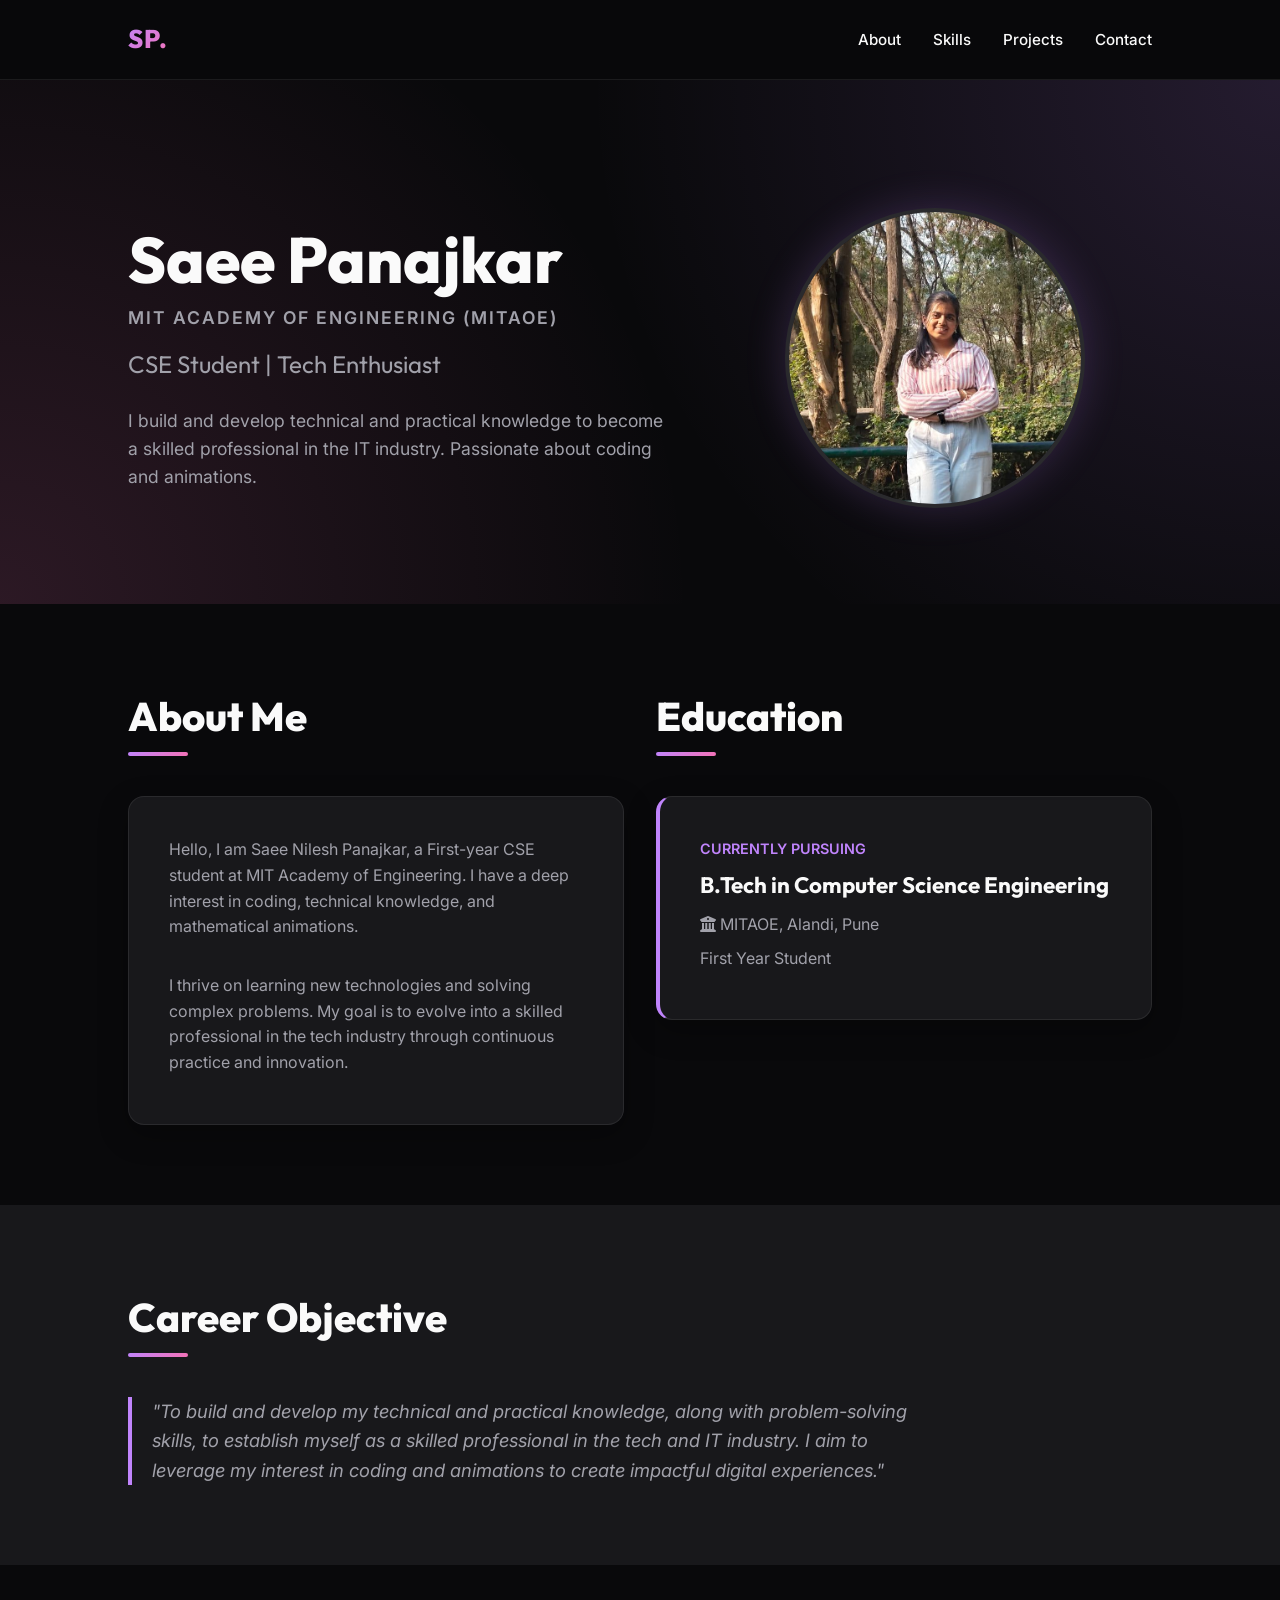
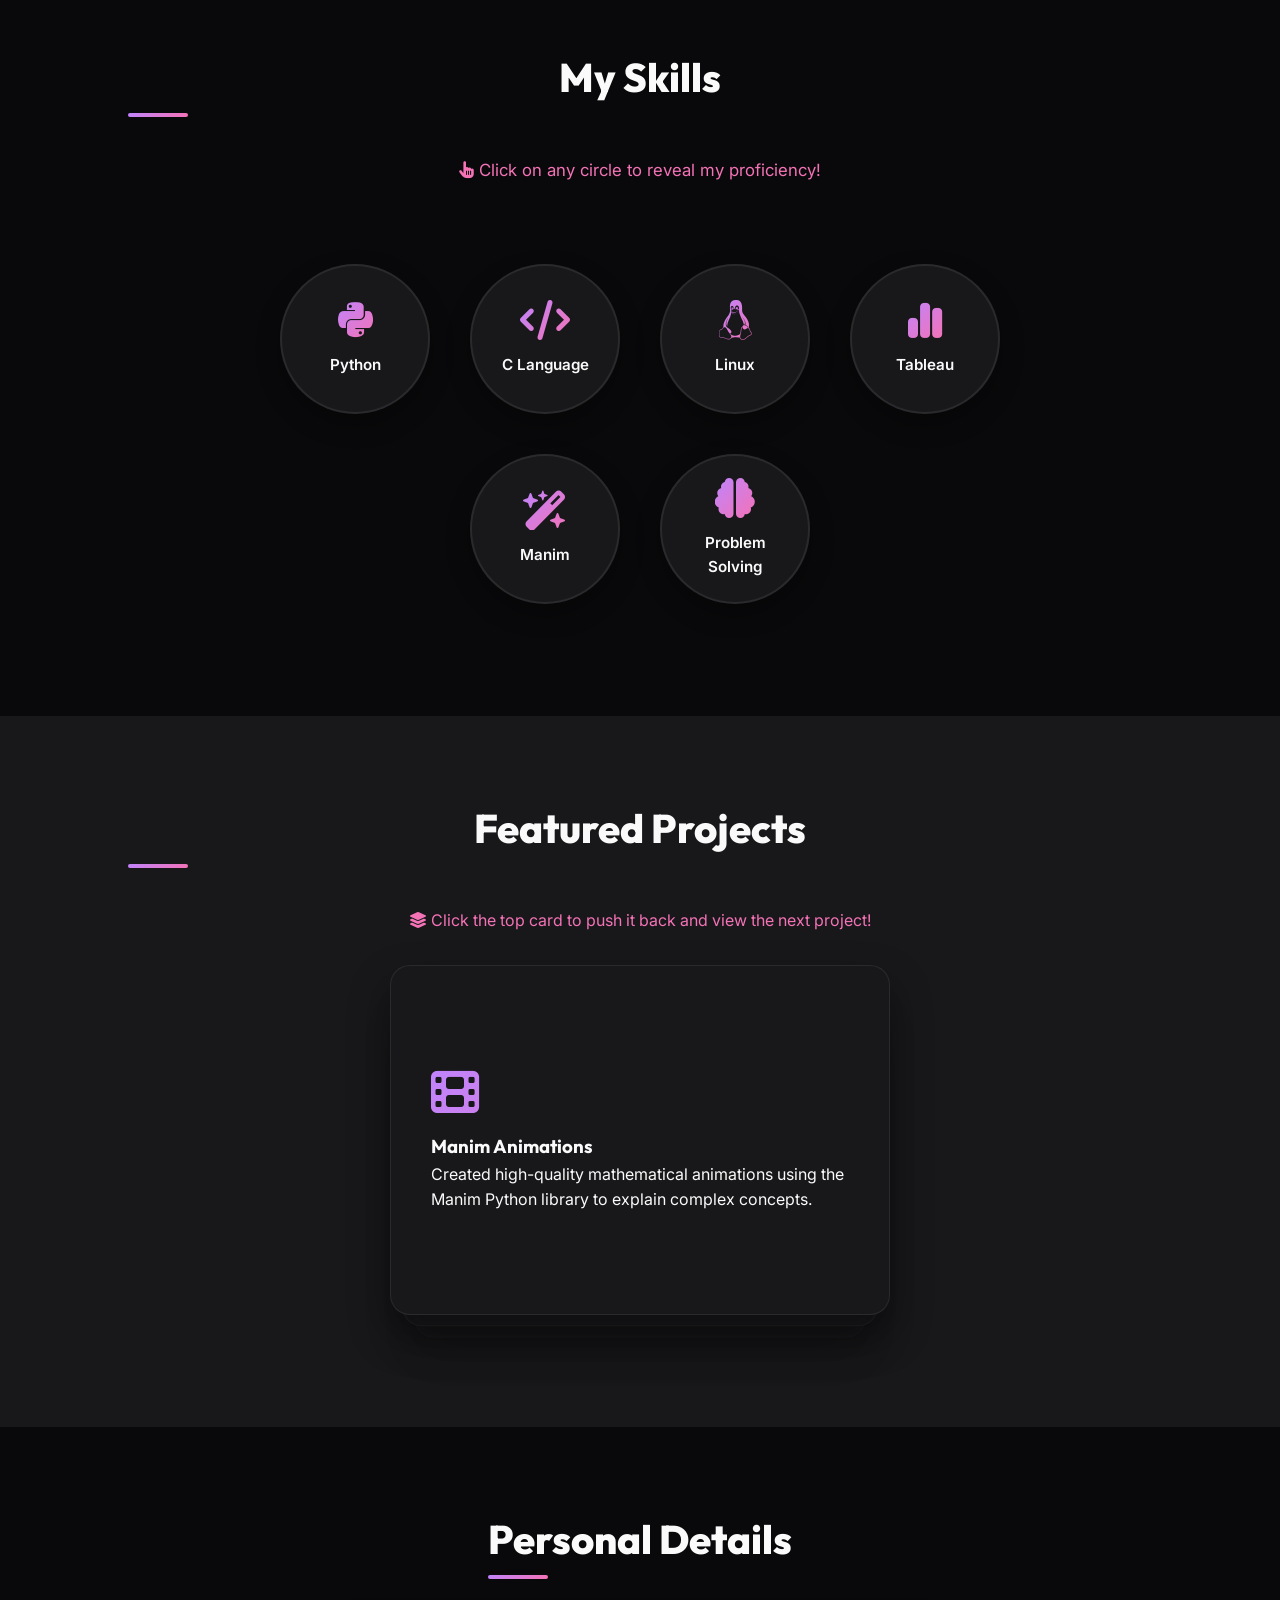
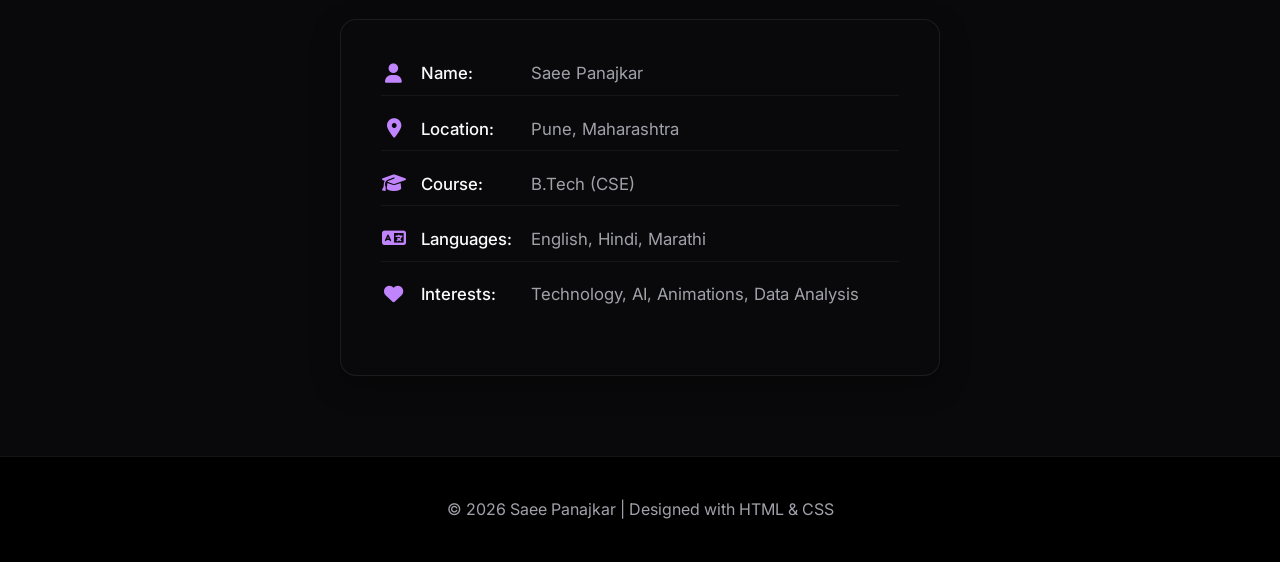
<file: index.html>
<!DOCTYPE html>
<html lang="en">

<head>
    <meta charset="UTF-8">
    <meta name="viewport" content="width=device-width, initial-scale=1.0">
    <title>Saee Panajkar | Professional Portfolio</title>

    <!-- Modern Font: Inter & Outfit -->
    <link
        href="https://fonts.googleapis.com/css2?family=Inter:wght@300;400;500;600;700&family=Outfit:wght@500;700;800&display=swap"
        rel="stylesheet">

    <!-- FontAwesome for Icons -->
    <link rel="stylesheet" href="https://cdnjs.cloudflare.com/ajax/libs/font-awesome/6.4.0/css/all.min.css">

    <style>
        :root {
            /* Stunning Dark Mode Neon Purple/Pink Theme */
            --primary: #c084fc;
            /* Bright Purple */
            --primary-light: #f472b6;
            /* Pink */
            --bg-color: #09090b;
            /* Very dark zinc */
            --text-main: #fafafa;
            /* Off white */
            --text-muted: #a1a1aa;
            /* Muted zinc */
            --card-bg: #18181b;
            /* Dark zinc */
            --border-color: rgba(255, 255, 255, 0.08);
            --transition: all 0.4s ease;
            --gradient: linear-gradient(135deg, var(--primary), var(--primary-light));
        }

        * {
            margin: 0;
            padding: 0;
            box-sizing: border-box;
            font-family: 'Inter', sans-serif;
            scroll-behavior: smooth;
        }

        body {
            background-color: var(--bg-color);
            color: var(--text-main);
            line-height: 1.6;
        }

        h1,
        h2,
        h3,
        .logo,
        .percent-number {
            font-family: 'Outfit', sans-serif;
        }

        /* Navigation Bar */
        nav {
            background: rgba(9, 9, 11, 0.8);
            backdrop-filter: blur(12px);
            -webkit-backdrop-filter: blur(12px);
            padding: 1.2rem 10%;
            position: sticky;
            top: 0;
            z-index: 1000;
            border-bottom: 1px solid var(--border-color);
            display: flex;
            justify-content: space-between;
            align-items: center;
        }

        .logo {
            font-size: 1.6rem;
            font-weight: 800;
            background: var(--gradient);
            -webkit-background-clip: text;
            -webkit-text-fill-color: transparent;
            text-decoration: none;
            letter-spacing: 1px;
        }

        .nav-links {
            list-style: none;
            display: flex;
            gap: 2rem;
        }

        .nav-links a {
            text-decoration: none;
            color: var(--text-main);
            font-weight: 500;
            transition: var(--transition);
            font-size: 0.95rem;
        }

        .nav-links a:hover {
            color: var(--primary-light);
        }

        /* Hero / Header Section */
        .hero {
            background-color: var(--bg-color);
            background-image: radial-gradient(circle at top right, rgba(192, 132, 252, 0.15) 0%, transparent 50%),
                radial-gradient(circle at bottom left, rgba(244, 114, 182, 0.15) 0%, transparent 50%);
            padding: 8rem 10% 6rem;
            display: flex;
            align-items: center;
            justify-content: space-between;
            gap: 3rem;
            flex-wrap: wrap-reverse;
            position: relative;
        }

        .hero-content {
            flex: 1;
            min-width: 300px;
            z-index: 1;
        }

        .hero-content h1 {
            font-size: 4rem;
            font-weight: 800;
            margin-bottom: 0.5rem;
            line-height: 1.1;
        }

        .mit-subtitle {
            font-size: 1.1rem;
            color: var(--primary-light);
            margin-bottom: 0.8rem;
            letter-spacing: 2px;
            text-transform: uppercase;
            font-weight: 600;
        }

        .hero-content h2 {
            font-size: 1.5rem;
            font-weight: 400;
            color: var(--text-muted);
            margin-bottom: 1.5rem;
        }

        .hero-content p {
            font-size: 1.1rem;
            color: var(--text-muted);
            max-width: 600px;
        }

        .hero-image-container {
            flex: 0.8;
            display: flex;
            justify-content: center;
            align-items: center;
            z-index: 1;
        }

        /* Photo Space Styling */
        .profile-photo {
            width: 300px;
            height: 300px;
            border-radius: 50%;
            border: 4px solid var(--border-color);
            background: var(--card-bg);
            box-shadow: 0 0 40px rgba(192, 132, 252, 0.2);
            display: flex;
            justify-content: center;
            align-items: center;
            color: var(--primary);
            overflow: hidden;
            position: relative;
        }

        .profile-photo img {
            width: 100%;
            height: 100%;
            object-fit: cover;
            position: absolute;
            top: 0;
            left: 0;
            z-index: 1;
        }

        /* Sections General */
        section {
            padding: 5rem 10%;
        }

        .section-title {
            color: var(--text-main);
            font-size: 2.5rem;
            margin-bottom: 3rem;
            position: relative;
            display: inline-block;
            font-weight: 800;
        }

        .section-title::after {
            content: '';
            position: absolute;
            left: 0;
            bottom: -8px;
            width: 60px;
            height: 4px;
            background: var(--gradient);
            border-radius: 2px;
        }

        /* Cards Layout */
        .grid-container {
            display: grid;
            grid-template-columns: repeat(auto-fit, minmax(320px, 1fr));
            gap: 2rem;
        }

        .card {
            background: var(--card-bg);
            padding: 2.5rem;
            border-radius: 16px;
            box-shadow: 0 10px 30px rgba(0, 0, 0, 0.3);
            transition: var(--transition);
            border: 1px solid var(--border-color);
        }

        .card:hover {
            transform: translateY(-5px);
            border-color: rgba(192, 132, 252, 0.4);
            box-shadow: 0 15px 40px rgba(192, 132, 252, 0.15);
        }

        .card h3 {
            color: var(--text-main);
            font-size: 1.4rem;
            margin-bottom: 1rem;
        }

        .card p {
            color: var(--text-muted);
            margin-bottom: 0.5rem;
        }

        /* Circular Skills Styles */
        .skills-container {
            display: flex;
            flex-wrap: wrap;
            justify-content: center;
            gap: 2.5rem;
            padding: 2rem 1rem;
            max-width: 900px;
            margin: 0 auto;
        }

        .skill-circle {
            width: 150px;
            height: 150px;
            border-radius: 50%;
            background: var(--card-bg);
            box-shadow: 0 10px 25px rgba(0, 0, 0, 0.3);
            position: relative;
            cursor: pointer;
            overflow: hidden;
            border: 2px solid var(--border-color);
            transition: all 0.4s cubic-bezier(0.175, 0.885, 0.32, 1.275);
        }

        .skill-circle:hover {
            transform: translateY(-8px);
            border-color: var(--primary);
            box-shadow: 0 15px 35px rgba(192, 132, 252, 0.2);
        }

        .skill-inner {
            position: absolute;
            top: 0;
            left: 0;
            width: 100%;
            height: 100%;
            display: flex;
            flex-direction: column;
            justify-content: center;
            align-items: center;
            transition: transform 0.5s ease, opacity 0.5s ease;
            text-align: center;
            padding: 1rem;
        }

        .skill-front {
            opacity: 1;
            transform: translateY(0);
        }

        .skill-front i {
            font-size: 2.5rem;
            background: var(--gradient);
            -webkit-background-clip: text;
            -webkit-text-fill-color: transparent;
            margin-bottom: 0.8rem;
        }

        .skill-front span {
            font-weight: 600;
            font-size: 0.95rem;
            color: var(--text-main);
        }

        .skill-back {
            opacity: 0;
            transform: translateY(100%);
            background: var(--gradient);
            color: white;
            border-radius: 50%;
        }

        .skill-back .percent-number {
            font-size: 2.5rem;
            font-weight: 800;
            line-height: 1;
            margin-bottom: 0.2rem;
            color: white;
        }

        .skill-back .percent-label {
            font-size: 0.75rem;
            text-transform: uppercase;
            letter-spacing: 1px;
            opacity: 0.9;
        }

        /* Click Active State */
        .skill-circle.active .skill-front {
            opacity: 0;
            transform: translateY(-100%);
        }

        .skill-circle.active .skill-back {
            opacity: 1;
            transform: translateY(0);
        }

        /* Project Stack Layout */
        .stack-container {
            position: relative;
            width: 100%;
            max-width: 500px;
            height: 350px;
            margin: 2rem auto;
            perspective: 1000px;
            cursor: pointer;
        }

        .stacked-card {
            position: absolute;
            top: 0;
            left: 0;
            width: 100%;
            height: 100%;
            background: var(--card-bg);
            border-radius: 20px;
            padding: 2.5rem;
            box-shadow: 0 20px 40px rgba(0, 0, 0, 0.4);
            border: 1px solid var(--border-color);
            transition: all 0.5s cubic-bezier(0.25, 0.8, 0.25, 1);
            display: flex;
            flex-direction: column;
            justify-content: center;
        }

        .stacked-card i {
            font-size: 3rem;
            background: var(--gradient);
            -webkit-background-clip: text;
            -webkit-text-fill-color: transparent;
            margin-bottom: 1rem;
        }

        /* JavaScript controlled stack classes */
        .card-1 {
            transform: translateY(0) scale(1);
            z-index: 3;
            opacity: 1;
        }

        .card-2 {
            transform: translateY(20px) scale(0.95);
            z-index: 2;
            opacity: 0.6;
        }

        .card-3 {
            transform: translateY(40px) scale(0.9);
            z-index: 1;
            opacity: 0.3;
        }

        .card-hidden {
            transform: translateY(60px) scale(0.85);
            z-index: 0;
            opacity: 0;
            pointer-events: none;
        }

        .card-slide-out {
            transform: translateX(-120%) scale(0.9) rotate(-8deg) !important;
            opacity: 0 !important;
            z-index: 4 !important;
        }

        /* Personal Details */
        .details-list {
            list-style: none;
        }

        .details-list li {
            margin-bottom: 1.2rem;
            display: flex;
            align-items: center;
            font-size: 1.05rem;
            color: var(--text-muted);
            border-bottom: 1px solid rgba(255, 255, 255, 0.05);
            padding-bottom: 0.5rem;
        }

        .details-list i {
            color: var(--primary);
            margin-right: 15px;
            font-size: 1.2rem;
            width: 25px;
            text-align: center;
        }

        .details-list strong {
            display: inline-block;
            width: 110px;
            color: var(--text-main);
            font-weight: 500;
        }

        /* Scroll Animation Classes */
        .reveal {
            opacity: 0;
            transform: translateY(30px);
            transition: all 0.8s ease-out;
        }

        .reveal.active {
            opacity: 1;
            transform: translateY(0);
        }

        footer {
            background: #000;
            color: var(--text-muted);
            text-align: center;
            padding: 2.5rem;
            border-top: 1px solid var(--border-color);
        }

        @media (max-width: 768px) {
            .hero {
                text-align: center;
                padding: 6rem 5%;
                justify-content: center;
            }

            .hero-content h1 {
                font-size: 3rem;
            }

            .nav-links {
                display: none;
            }

            section {
                padding: 4rem 5%;
            }

            .profile-photo {
                width: 220px;
                height: 220px;
            }

            .stack-container {
                height: 380px;
            }
        }
    </style>
</head>

<body>

    <!-- Functional Navigation -->
    <nav>
        <a href="#" class="logo">SP.</a>
        <ul class="nav-links">
            <li><a href="#about">About</a></li>
            <li><a href="#skills">Skills</a></li>
            <li><a href="#projects">Projects</a></li>
            <li><a href="#contact">Contact</a></li>
        </ul>
    </nav>

    <!-- Professional Hero Section with Photo Space -->
    <section class="hero">
        <div class="hero-content reveal">
            <h1>Saee Panajkar</h1>
            <p class="mit-subtitle">MIT Academy of Engineering (MITAOE)</p>
            <h2>CSE Student | Tech Enthusiast</h2>
            <p>I build and develop technical and practical knowledge to become a skilled professional in the IT industry. Passionate about coding and animations.</p>
        </div>

        <div class="hero-image-container reveal" style="transition-delay: 0.2s;">
            <!-- PHOTO SPACE -->
            <div class="profile-photo">
                <!-- Pointing to your local file img2.jpeg -->
                <img id="profileImage"
                    src="img2.jpeg"
                    alt="Saee Panajkar">
            </div>
        </div>
    </section>

    <!-- About & Education Section -->
    <section id="about">
        <div class="grid-container">
            <div class="reveal">
                <h2 class="section-title">About Me</h2>
                <div class="card">
                    <p>Hello, I am Saee Nilesh Panajkar, a First-year CSE student at MIT Academy of Engineering. I have a deep interest in coding, technical knowledge, and mathematical animations.</p>
                    <br>
                    <p>I thrive on learning new technologies and solving complex problems. My goal is to evolve into a skilled professional in the tech industry through continuous practice and innovation.</p>
                </div>
            </div>

            <div class="reveal" style="transition-delay: 0.2s;">
                <h2 class="section-title">Education</h2>
                <div class="card" style="border-left: 4px solid var(--primary);">
                    <p
                        style="color: var(--primary); font-weight: 600; font-size: 0.9rem; margin-bottom: 0.5rem; text-transform: uppercase;">
                        Currently Pursuing</p>
                    <h3 style="margin-bottom: 0.5rem;">B.Tech in Computer Science Engineering</h3>
                    <p><i class="fa-solid fa-building-columns"></i> MITAOE, Alandi, Pune</p>
                    <p>First Year Student</p>
                </div>
            </div>
        </div>
    </section>

    <!-- Career Objective -->
    <section style="background-color: var(--card-bg);">
        <h2 class="section-title reveal">Career Objective</h2>
        <div class="reveal" style="max-width: 800px; border-left: 4px solid var(--primary); padding-left: 20px;">
            <p style="font-size: 1.15rem; color: var(--text-muted); font-style: italic;">
                "To build and develop my technical and practical knowledge, along with problem-solving skills, to establish myself as a skilled professional in the tech and IT industry. I aim to leverage my interest in coding and animations to create impactful digital experiences."
            </p>
        </div>
    </section>

    <!-- Skills Section with Circular Interactive Elements -->
    <section id="skills">
        <h2 class="section-title reveal" style="display: block; text-align: center;">My Skills</h2>

        <p class="reveal"
            style="text-align: center; margin-bottom: 3rem; color: var(--primary-light); font-size: 1.05rem;">
            <i class="fa-solid fa-hand-pointer"></i> Click on any circle to reveal my proficiency!
        </p>

        <div class="skills-container reveal">
            <div class="skill-circle" onclick="this.classList.toggle('active');">
                <div class="skill-inner skill-front"><i class="fa-brands fa-python"></i><span>Python</span></div>
                <div class="skill-inner skill-back"><span class="percent-number">85%</span><span
                        class="percent-label">Proficiency</span></div>
            </div>
            <div class="skill-circle" onclick="this.classList.toggle('active');">
                <div class="skill-inner skill-front"><i class="fa-solid fa-code"></i><span>C Language</span></div>
                <div class="skill-inner skill-back"><span class="percent-number">80%</span><span
                        class="percent-label">Proficiency</span></div>
            </div>
            <div class="skill-circle" onclick="this.classList.toggle('active');">
                <div class="skill-inner skill-front"><i class="fa-brands fa-linux"></i><span>Linux</span></div>
                <div class="skill-inner skill-back"><span class="percent-number">75%</span><span
                        class="percent-label">Proficiency</span></div>
            </div>
            <div class="skill-circle" onclick="this.classList.toggle('active');">
                <div class="skill-inner skill-front"><i class="fa-solid fa-chart-simple"></i><span>Tableau</span></div>
                <div class="skill-inner skill-back"><span class="percent-number">70%</span><span
                        class="percent-label">Proficiency</span></div>
            </div>
            <div class="skill-circle" onclick="this.classList.toggle('active');">
                <div class="skill-inner skill-front"><i class="fa-solid fa-wand-magic-sparkles"></i><span>Manim</span>
                </div>
                <div class="skill-inner skill-back"><span class="percent-number">80%</span><span
                        class="percent-label">Animations</span></div>
            </div>
            <div class="skill-circle" onclick="this.classList.toggle('active');">
                <div class="skill-inner skill-front"><i class="fa-solid fa-brain"></i><span>Problem Solving</span></div>
                <div class="skill-inner skill-back"><span class="percent-number">85%</span><span
                        class="percent-label">Skills</span></div>
            </div>
        </div>
    </section>

    <!-- Projects Section (Stacked Cards Design) -->
    <section id="projects" style="background-color: var(--card-bg);">
        <h2 class="section-title reveal" style="display: block; text-align: center; width: 100%;">Featured Projects</h2>

        <p class="reveal" style="text-align: center; margin-bottom: 2rem; color: var(--primary-light);">
            <i class="fa-solid fa-layer-group"></i> Click the top card to push it back and view the next project!
        </p>

        <!-- Stacked Card Container -->
        <div class="stack-container reveal" id="projectStack">

            <div class="stacked-card">
                <i class="fa-solid fa-film"></i>
                <h3>Manim Animations</h3>
                <p>Created high-quality mathematical animations using the Manim Python library to explain complex concepts.</p>
            </div>

            <div class="stacked-card">
                <i class="fa-solid fa-chart-line"></i>
                <h3>Data Visualisation</h3>
                <p>Designed interactive and insightful dashboards using Tableau to represent large datasets effectively.</p>
            </div>

            <div class="stacked-card">
                <i class="fa-solid fa-laptop-code"></i>
                <h3>Coding Projects</h3>
                <p>Developed various logic-based programs and applications using C and Python.</p>
            </div>

            <div class="stacked-card">
                <i class="fa-solid fa-globe"></i>
                <h3>Web Development</h3>
                <p>Built responsive and modern static websites using HTML and CSS fundamentals.</p>
            </div>

            <div class="stacked-card">
                <i class="fa-solid fa-cloud"></i>
                <h3>Google Cloud Jams</h3>
                <p>Participated in cloud study jams to understand infrastructure, AI, and cloud services.</p>
            </div>

        </div>
    </section>

    <!-- Personal Details Section -->
    <section id="contact">
        <div
            style="display: flex; flex-direction: column; align-items: center; justify-content: center; text-align: center;">
            <h2 class="section-title reveal" style="margin-bottom: 3rem;">Personal Details</h2>

            <div class="card reveal" style="max-width: 600px; width: 100%; background: var(--bg-color);">
                <ul class="details-list" style="text-align: left; display: inline-block; width: 100%;">
                    <li><i class="fa-solid fa-user"></i> <strong>Name:</strong> <span>Saee Panajkar</span></li>
                    <li><i class="fa-solid fa-location-dot"></i> <strong>Location:</strong> <span>Pune,
                            Maharashtra</span></li>
                    <li><i class="fa-solid fa-graduation-cap"></i> <strong>Course:</strong> <span>B.Tech (CSE)</span>
                    </li>
                    <li><i class="fa-solid fa-language"></i> <strong>Languages:</strong> <span>English, Hindi,
                            Marathi</span></li>
                    <li style="border-bottom: none;"><i class="fa-solid fa-heart"></i> <strong>Interests:</strong>
                        <span>Technology, AI, Animations, Data Analysis</span>
                    </li>
                </ul>
            </div>
        </div>
    </section>

    <!-- Footer -->
    <footer>
        <p>© 2026 Saee Panajkar | Designed with HTML & CSS</p>
    </footer>

    <!-- Script for Scroll Animations and Project Stack Logic -->
    <script>
        document.addEventListener("DOMContentLoaded", function () {
            // Scroll Reveal Animation
            const reveals = document.querySelectorAll('.reveal');

            const revealOnScroll = () => {
                const windowHeight = window.innerHeight;
                const elementVisible = 100;

                reveals.forEach(reveal => {
                    const elementTop = reveal.getBoundingClientRect().top;
                    if (elementTop < windowHeight - elementVisible) {
                        reveal.classList.add('active');
                    }
                });
            };

            window.addEventListener('scroll', revealOnScroll);
            revealOnScroll(); // Trigger once on load

            // Stacked Cards Logic (Left Slide & Backwards)
            const stackContainer = document.getElementById('projectStack');

            if (stackContainer) {
                let isAnimating = false;

                const updateCards = () => {
                    const currentCards = Array.from(stackContainer.querySelectorAll('.stacked-card'));
                    currentCards.forEach((card, index) => {
                        // Keep slide-out intact if it's currently sliding out
                        if (!card.classList.contains('card-slide-out')) {
                            card.className = 'stacked-card'; // reset
                            if (index === 0) card.classList.add('card-1');
                            else if (index === 1) card.classList.add('card-2');
                            else if (index === 2) card.classList.add('card-3');
                            else card.classList.add('card-hidden');
                        }
                    });
                };

                updateCards(); // initialize

                stackContainer.addEventListener('click', () => {
                    if (isAnimating) return;
                    isAnimating = true;

                    const currentCards = Array.from(stackContainer.querySelectorAll('.stacked-card'));
                    const topCard = currentCards[0];

                    // 1. Move to left with animation
                    topCard.classList.add('card-slide-out');

                    // Update remaining cards immediately to come forward
                    const remainingCards = currentCards.slice(1);
                    remainingCards.forEach((card, i) => {
                        card.className = 'stacked-card';
                        if (i === 0) card.classList.add('card-1');
                        else if (i === 1) card.classList.add('card-2');
                        else if (i === 2) card.classList.add('card-3');
                        else card.classList.add('card-hidden');
                    });

                    // 2. Wait for animation, then append to back
                    setTimeout(() => {
                        topCard.classList.remove('card-slide-out');
                        stackContainer.appendChild(topCard);
                        updateCards();
                        isAnimating = false;
                    }, 400); // 400ms matches transition speed
                });
            }
        });
    </script>
</body>

</html>
</file>
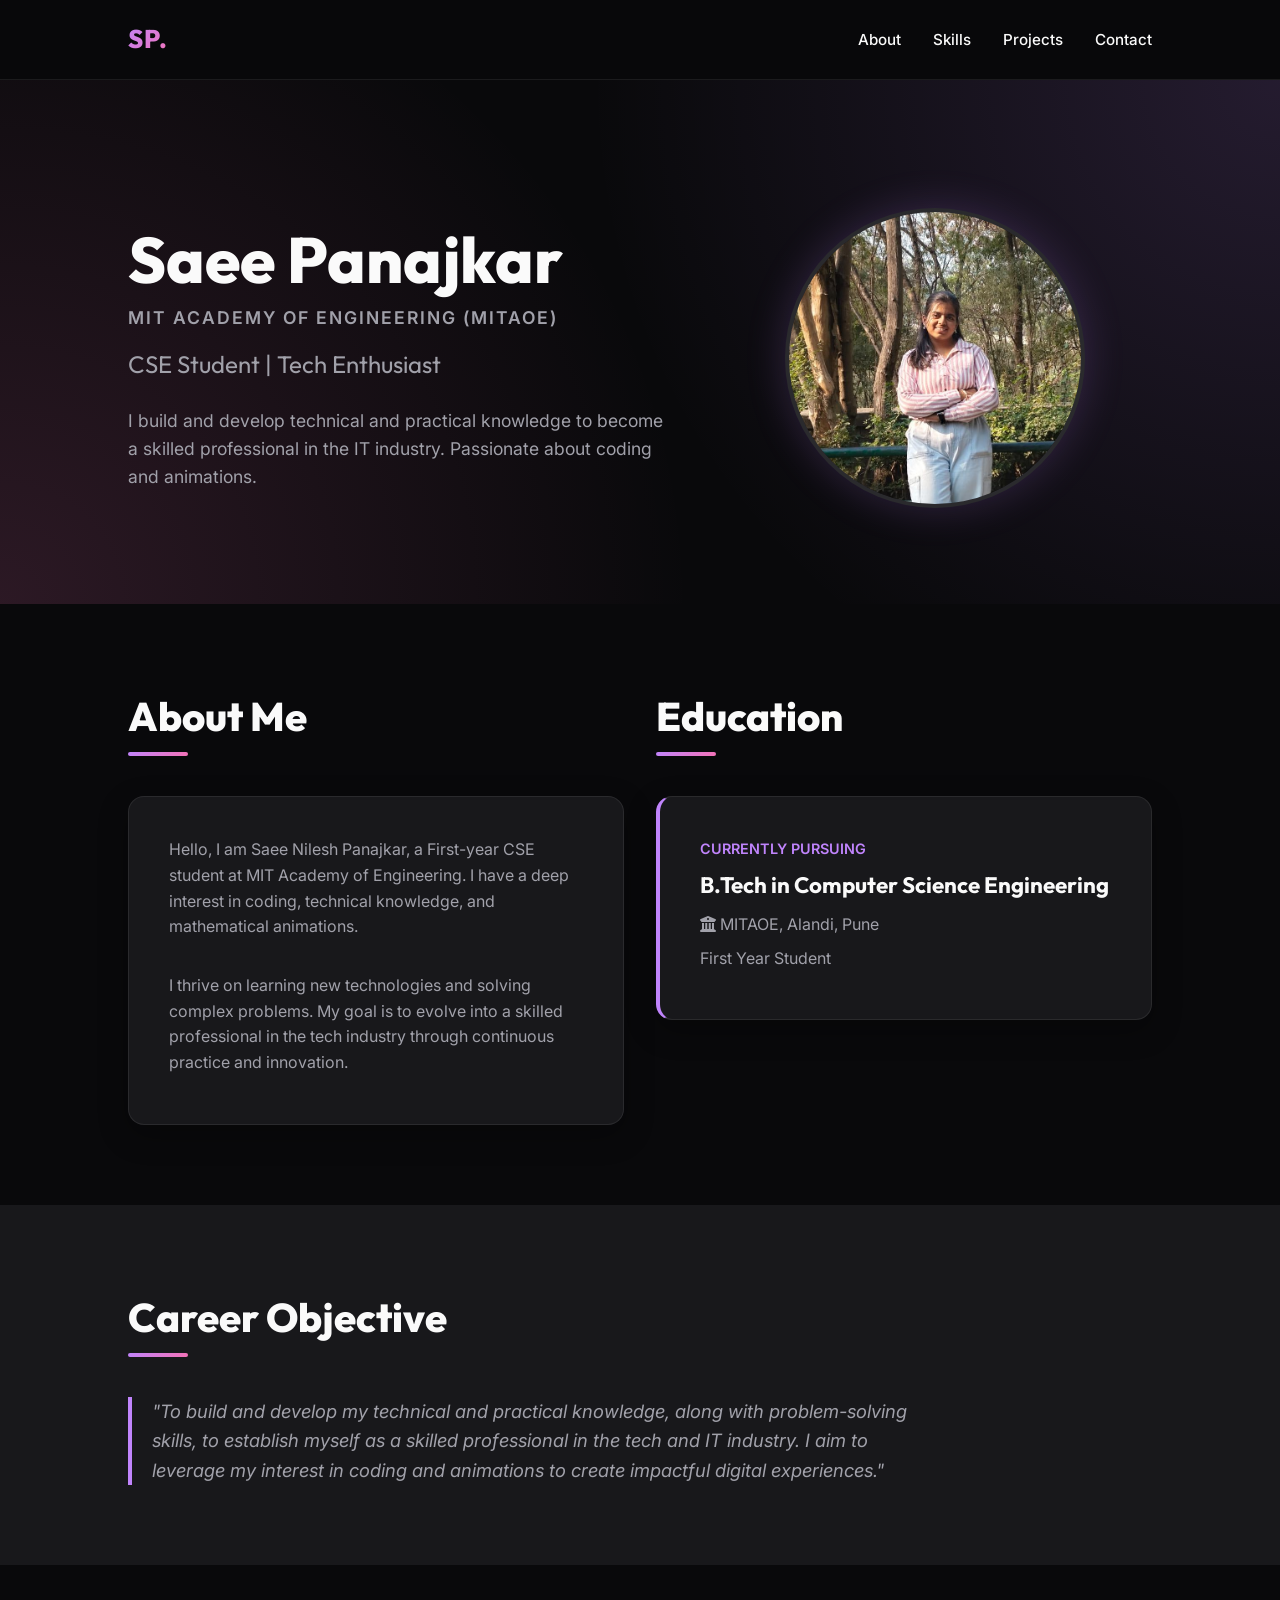
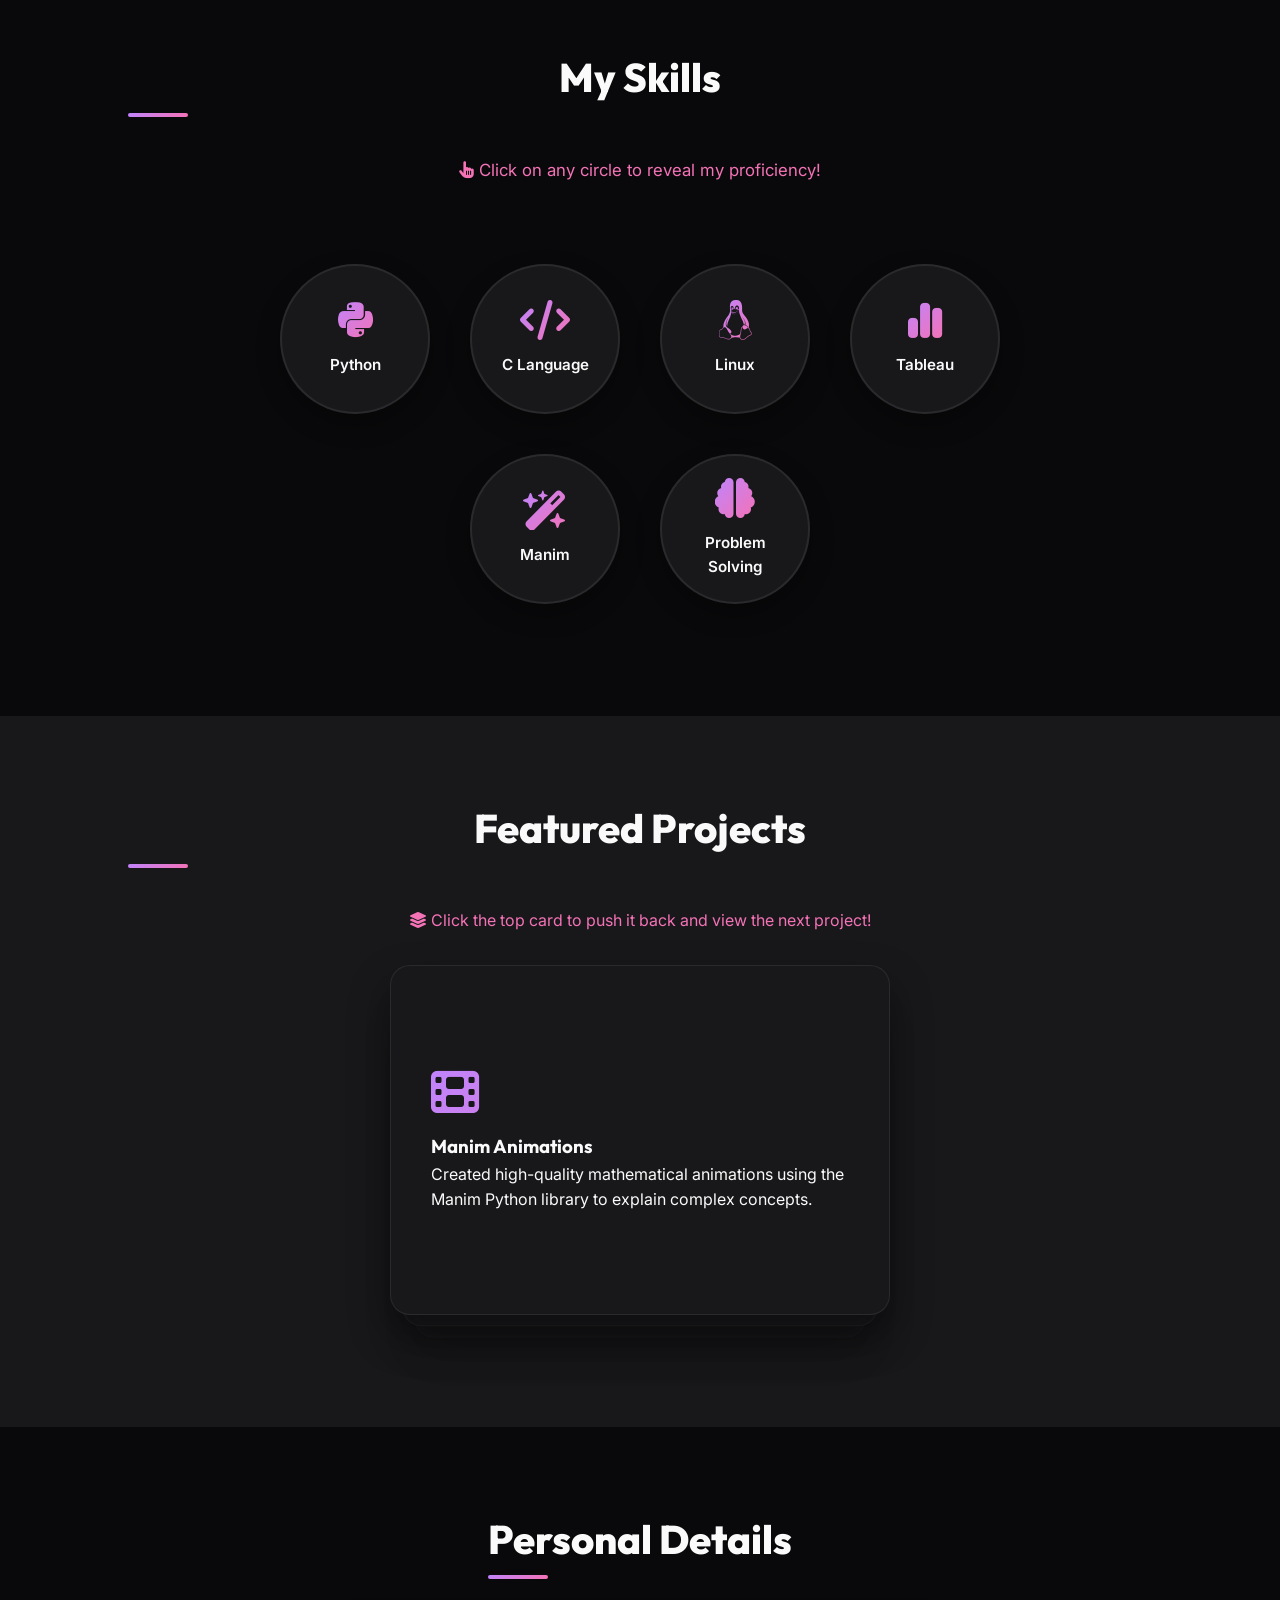
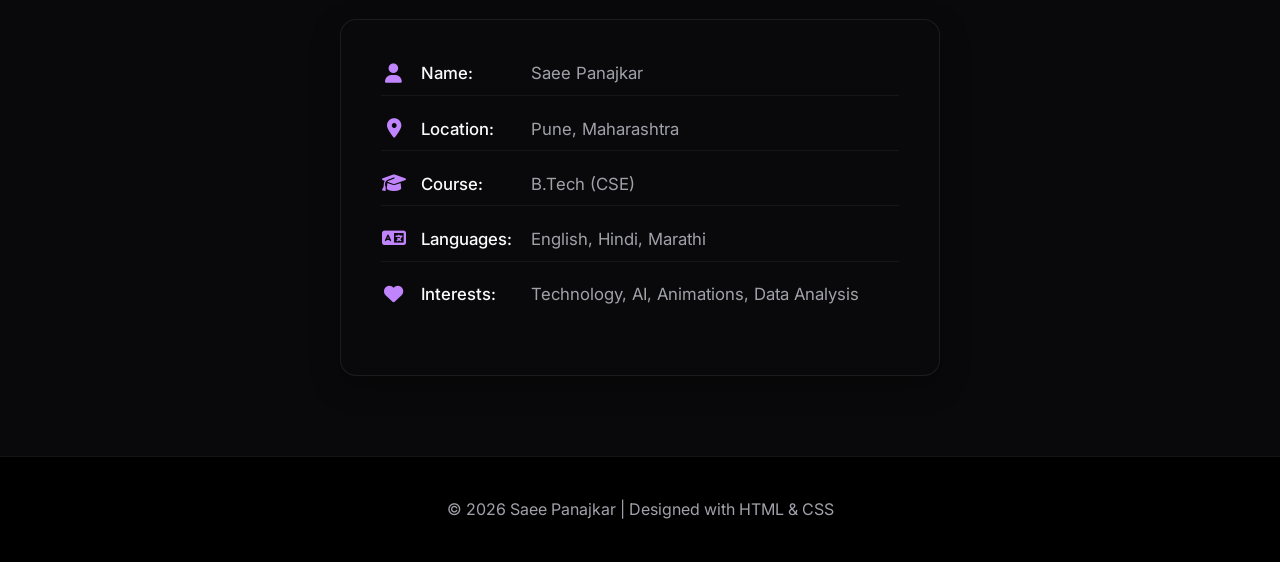
<file: Portfolio code.html>
<!DOCTYPE html>
<html lang="en">

<head>
    <meta charset="UTF-8">
    <meta name="viewport" content="width=device-width, initial-scale=1.0">
    <title>Saee Panajkar | Professional Portfolio</title>

    <!-- Modern Font: Inter & Outfit -->
    <link
        href="https://fonts.googleapis.com/css2?family=Inter:wght@300;400;500;600;700&family=Outfit:wght@500;700;800&display=swap"
        rel="stylesheet">

    <!-- FontAwesome for Icons -->
    <link rel="stylesheet" href="https://cdnjs.cloudflare.com/ajax/libs/font-awesome/6.4.0/css/all.min.css">

    <style>
        :root {
            /* Stunning Dark Mode Neon Purple/Pink Theme */
            --primary: #c084fc;
            /* Bright Purple */
            --primary-light: #f472b6;
            /* Pink */
            --bg-color: #09090b;
            /* Very dark zinc */
            --text-main: #fafafa;
            /* Off white */
            --text-muted: #a1a1aa;
            /* Muted zinc */
            --card-bg: #18181b;
            /* Dark zinc */
            --border-color: rgba(255, 255, 255, 0.08);
            --transition: all 0.4s ease;
            --gradient: linear-gradient(135deg, var(--primary), var(--primary-light));
        }

        * {
            margin: 0;
            padding: 0;
            box-sizing: border-box;
            font-family: 'Inter', sans-serif;
            scroll-behavior: smooth;
        }

        body {
            background-color: var(--bg-color);
            color: var(--text-main);
            line-height: 1.6;
        }

        h1,
        h2,
        h3,
        .logo,
        .percent-number {
            font-family: 'Outfit', sans-serif;
        }

        /* Navigation Bar */
        nav {
            background: rgba(9, 9, 11, 0.8);
            backdrop-filter: blur(12px);
            -webkit-backdrop-filter: blur(12px);
            padding: 1.2rem 10%;
            position: sticky;
            top: 0;
            z-index: 1000;
            border-bottom: 1px solid var(--border-color);
            display: flex;
            justify-content: space-between;
            align-items: center;
        }

        .logo {
            font-size: 1.6rem;
            font-weight: 800;
            background: var(--gradient);
            -webkit-background-clip: text;
            -webkit-text-fill-color: transparent;
            text-decoration: none;
            letter-spacing: 1px;
        }

        .nav-links {
            list-style: none;
            display: flex;
            gap: 2rem;
        }

        .nav-links a {
            text-decoration: none;
            color: var(--text-main);
            font-weight: 500;
            transition: var(--transition);
            font-size: 0.95rem;
        }

        .nav-links a:hover {
            color: var(--primary-light);
        }

        /* Hero / Header Section */
        .hero {
            background-color: var(--bg-color);
            background-image: radial-gradient(circle at top right, rgba(192, 132, 252, 0.15) 0%, transparent 50%),
                radial-gradient(circle at bottom left, rgba(244, 114, 182, 0.15) 0%, transparent 50%);
            padding: 8rem 10% 6rem;
            display: flex;
            align-items: center;
            justify-content: space-between;
            gap: 3rem;
            flex-wrap: wrap-reverse;
            position: relative;
        }

        .hero-content {
            flex: 1;
            min-width: 300px;
            z-index: 1;
        }

        .hero-content h1 {
            font-size: 4rem;
            font-weight: 800;
            margin-bottom: 0.5rem;
            line-height: 1.1;
        }

        .mit-subtitle {
            font-size: 1.1rem;
            color: var(--primary-light);
            margin-bottom: 0.8rem;
            letter-spacing: 2px;
            text-transform: uppercase;
            font-weight: 600;
        }

        .hero-content h2 {
            font-size: 1.5rem;
            font-weight: 400;
            color: var(--text-muted);
            margin-bottom: 1.5rem;
        }

        .hero-content p {
            font-size: 1.1rem;
            color: var(--text-muted);
            max-width: 600px;
        }

        .hero-image-container {
            flex: 0.8;
            display: flex;
            justify-content: center;
            align-items: center;
            z-index: 1;
        }

        /* Photo Space Styling */
        .profile-photo {
            width: 300px;
            height: 300px;
            border-radius: 50%;
            border: 4px solid var(--border-color);
            background: var(--card-bg);
            box-shadow: 0 0 40px rgba(192, 132, 252, 0.2);
            display: flex;
            justify-content: center;
            align-items: center;
            color: var(--primary);
            overflow: hidden;
            position: relative;
        }

        .profile-photo img {
            width: 100%;
            height: 100%;
            object-fit: cover;
            position: absolute;
            top: 0;
            left: 0;
            z-index: 1;
        }

        /* Sections General */
        section {
            padding: 5rem 10%;
        }

        .section-title {
            color: var(--text-main);
            font-size: 2.5rem;
            margin-bottom: 3rem;
            position: relative;
            display: inline-block;
            font-weight: 800;
        }

        .section-title::after {
            content: '';
            position: absolute;
            left: 0;
            bottom: -8px;
            width: 60px;
            height: 4px;
            background: var(--gradient);
            border-radius: 2px;
        }

        /* Cards Layout */
        .grid-container {
            display: grid;
            grid-template-columns: repeat(auto-fit, minmax(320px, 1fr));
            gap: 2rem;
        }

        .card {
            background: var(--card-bg);
            padding: 2.5rem;
            border-radius: 16px;
            box-shadow: 0 10px 30px rgba(0, 0, 0, 0.3);
            transition: var(--transition);
            border: 1px solid var(--border-color);
        }

        .card:hover {
            transform: translateY(-5px);
            border-color: rgba(192, 132, 252, 0.4);
            box-shadow: 0 15px 40px rgba(192, 132, 252, 0.15);
        }

        .card h3 {
            color: var(--text-main);
            font-size: 1.4rem;
            margin-bottom: 1rem;
        }

        .card p {
            color: var(--text-muted);
            margin-bottom: 0.5rem;
        }

        /* Circular Skills Styles */
        .skills-container {
            display: flex;
            flex-wrap: wrap;
            justify-content: center;
            gap: 2.5rem;
            padding: 2rem 1rem;
            max-width: 900px;
            margin: 0 auto;
        }

        .skill-circle {
            width: 150px;
            height: 150px;
            border-radius: 50%;
            background: var(--card-bg);
            box-shadow: 0 10px 25px rgba(0, 0, 0, 0.3);
            position: relative;
            cursor: pointer;
            overflow: hidden;
            border: 2px solid var(--border-color);
            transition: all 0.4s cubic-bezier(0.175, 0.885, 0.32, 1.275);
        }

        .skill-circle:hover {
            transform: translateY(-8px);
            border-color: var(--primary);
            box-shadow: 0 15px 35px rgba(192, 132, 252, 0.2);
        }

        .skill-inner {
            position: absolute;
            top: 0;
            left: 0;
            width: 100%;
            height: 100%;
            display: flex;
            flex-direction: column;
            justify-content: center;
            align-items: center;
            transition: transform 0.5s ease, opacity 0.5s ease;
            text-align: center;
            padding: 1rem;
        }

        .skill-front {
            opacity: 1;
            transform: translateY(0);
        }

        .skill-front i {
            font-size: 2.5rem;
            background: var(--gradient);
            -webkit-background-clip: text;
            -webkit-text-fill-color: transparent;
            margin-bottom: 0.8rem;
        }

        .skill-front span {
            font-weight: 600;
            font-size: 0.95rem;
            color: var(--text-main);
        }

        .skill-back {
            opacity: 0;
            transform: translateY(100%);
            background: var(--gradient);
            color: white;
            border-radius: 50%;
        }

        .skill-back .percent-number {
            font-size: 2.5rem;
            font-weight: 800;
            line-height: 1;
            margin-bottom: 0.2rem;
            color: white;
        }

        .skill-back .percent-label {
            font-size: 0.75rem;
            text-transform: uppercase;
            letter-spacing: 1px;
            opacity: 0.9;
        }

        /* Click Active State */
        .skill-circle.active .skill-front {
            opacity: 0;
            transform: translateY(-100%);
        }

        .skill-circle.active .skill-back {
            opacity: 1;
            transform: translateY(0);
        }

        /* Project Stack Layout */
        .stack-container {
            position: relative;
            width: 100%;
            max-width: 500px;
            height: 350px;
            margin: 2rem auto;
            perspective: 1000px;
            cursor: pointer;
        }

        .stacked-card {
            position: absolute;
            top: 0;
            left: 0;
            width: 100%;
            height: 100%;
            background: var(--card-bg);
            border-radius: 20px;
            padding: 2.5rem;
            box-shadow: 0 20px 40px rgba(0, 0, 0, 0.4);
            border: 1px solid var(--border-color);
            transition: all 0.5s cubic-bezier(0.25, 0.8, 0.25, 1);
            display: flex;
            flex-direction: column;
            justify-content: center;
        }

        .stacked-card i {
            font-size: 3rem;
            background: var(--gradient);
            -webkit-background-clip: text;
            -webkit-text-fill-color: transparent;
            margin-bottom: 1rem;
        }

        /* JavaScript controlled stack classes */
        .card-1 {
            transform: translateY(0) scale(1);
            z-index: 3;
            opacity: 1;
        }

        .card-2 {
            transform: translateY(20px) scale(0.95);
            z-index: 2;
            opacity: 0.6;
        }

        .card-3 {
            transform: translateY(40px) scale(0.9);
            z-index: 1;
            opacity: 0.3;
        }

        .card-hidden {
            transform: translateY(60px) scale(0.85);
            z-index: 0;
            opacity: 0;
            pointer-events: none;
        }

        .card-slide-out {
            transform: translateX(-120%) scale(0.9) rotate(-8deg) !important;
            opacity: 0 !important;
            z-index: 4 !important;
        }

        /* Personal Details */
        .details-list {
            list-style: none;
        }

        .details-list li {
            margin-bottom: 1.2rem;
            display: flex;
            align-items: center;
            font-size: 1.05rem;
            color: var(--text-muted);
            border-bottom: 1px solid rgba(255, 255, 255, 0.05);
            padding-bottom: 0.5rem;
        }

        .details-list i {
            color: var(--primary);
            margin-right: 15px;
            font-size: 1.2rem;
            width: 25px;
            text-align: center;
        }

        .details-list strong {
            display: inline-block;
            width: 110px;
            color: var(--text-main);
            font-weight: 500;
        }

        /* Scroll Animation Classes */
        .reveal {
            opacity: 0;
            transform: translateY(30px);
            transition: all 0.8s ease-out;
        }

        .reveal.active {
            opacity: 1;
            transform: translateY(0);
        }

        footer {
            background: #000;
            color: var(--text-muted);
            text-align: center;
            padding: 2.5rem;
            border-top: 1px solid var(--border-color);
        }

        @media (max-width: 768px) {
            .hero {
                text-align: center;
                padding: 6rem 5%;
                justify-content: center;
            }

            .hero-content h1 {
                font-size: 3rem;
            }

            .nav-links {
                display: none;
            }

            section {
                padding: 4rem 5%;
            }

            .profile-photo {
                width: 220px;
                height: 220px;
            }

            .stack-container {
                height: 380px;
            }
        }
    </style>
</head>

<body>

    <!-- Functional Navigation -->
    <nav>
        <a href="#" class="logo">SP.</a>
        <ul class="nav-links">
            <li><a href="#about">About</a></li>
            <li><a href="#skills">Skills</a></li>
            <li><a href="#projects">Projects</a></li>
            <li><a href="#contact">Contact</a></li>
        </ul>
    </nav>

    <!-- Professional Hero Section with Photo Space -->
    <section class="hero">
        <div class="hero-content reveal">
            <h1>Saee Panajkar</h1>
            <p class="mit-subtitle">MIT Academy of Engineering (MITAOE)</p>
            <h2>CSE Student | Tech Enthusiast</h2>
            <p>I build and develop technical and practical knowledge to become a skilled professional in the IT industry. Passionate about coding and animations.</p>
        </div>

        <div class="hero-image-container reveal" style="transition-delay: 0.2s;">
            <!-- PHOTO SPACE -->
            <div class="profile-photo">
                <!-- Pointing to your local file img2.jpeg -->
                <img id="profileImage"
                    src="img2.jpeg"
                    alt="Saee Panajkar">
            </div>
        </div>
    </section>

    <!-- About & Education Section -->
    <section id="about">
        <div class="grid-container">
            <div class="reveal">
                <h2 class="section-title">About Me</h2>
                <div class="card">
                    <p>Hello, I am Saee Nilesh Panajkar, a First-year CSE student at MIT Academy of Engineering. I have a deep interest in coding, technical knowledge, and mathematical animations.</p>
                    <br>
                    <p>I thrive on learning new technologies and solving complex problems. My goal is to evolve into a skilled professional in the tech industry through continuous practice and innovation.</p>
                </div>
            </div>

            <div class="reveal" style="transition-delay: 0.2s;">
                <h2 class="section-title">Education</h2>
                <div class="card" style="border-left: 4px solid var(--primary);">
                    <p
                        style="color: var(--primary); font-weight: 600; font-size: 0.9rem; margin-bottom: 0.5rem; text-transform: uppercase;">
                        Currently Pursuing</p>
                    <h3 style="margin-bottom: 0.5rem;">B.Tech in Computer Science Engineering</h3>
                    <p><i class="fa-solid fa-building-columns"></i> MITAOE, Alandi, Pune</p>
                    <p>First Year Student</p>
                </div>
            </div>
        </div>
    </section>

    <!-- Career Objective -->
    <section style="background-color: var(--card-bg);">
        <h2 class="section-title reveal">Career Objective</h2>
        <div class="reveal" style="max-width: 800px; border-left: 4px solid var(--primary); padding-left: 20px;">
            <p style="font-size: 1.15rem; color: var(--text-muted); font-style: italic;">
                "To build and develop my technical and practical knowledge, along with problem-solving skills, to establish myself as a skilled professional in the tech and IT industry. I aim to leverage my interest in coding and animations to create impactful digital experiences."
            </p>
        </div>
    </section>

    <!-- Skills Section with Circular Interactive Elements -->
    <section id="skills">
        <h2 class="section-title reveal" style="display: block; text-align: center;">My Skills</h2>

        <p class="reveal"
            style="text-align: center; margin-bottom: 3rem; color: var(--primary-light); font-size: 1.05rem;">
            <i class="fa-solid fa-hand-pointer"></i> Click on any circle to reveal my proficiency!
        </p>

        <div class="skills-container reveal">
            <div class="skill-circle" onclick="this.classList.toggle('active');">
                <div class="skill-inner skill-front"><i class="fa-brands fa-python"></i><span>Python</span></div>
                <div class="skill-inner skill-back"><span class="percent-number">85%</span><span
                        class="percent-label">Proficiency</span></div>
            </div>
            <div class="skill-circle" onclick="this.classList.toggle('active');">
                <div class="skill-inner skill-front"><i class="fa-solid fa-code"></i><span>C Language</span></div>
                <div class="skill-inner skill-back"><span class="percent-number">80%</span><span
                        class="percent-label">Proficiency</span></div>
            </div>
            <div class="skill-circle" onclick="this.classList.toggle('active');">
                <div class="skill-inner skill-front"><i class="fa-brands fa-linux"></i><span>Linux</span></div>
                <div class="skill-inner skill-back"><span class="percent-number">75%</span><span
                        class="percent-label">Proficiency</span></div>
            </div>
            <div class="skill-circle" onclick="this.classList.toggle('active');">
                <div class="skill-inner skill-front"><i class="fa-solid fa-chart-simple"></i><span>Tableau</span></div>
                <div class="skill-inner skill-back"><span class="percent-number">70%</span><span
                        class="percent-label">Proficiency</span></div>
            </div>
            <div class="skill-circle" onclick="this.classList.toggle('active');">
                <div class="skill-inner skill-front"><i class="fa-solid fa-wand-magic-sparkles"></i><span>Manim</span>
                </div>
                <div class="skill-inner skill-back"><span class="percent-number">80%</span><span
                        class="percent-label">Animations</span></div>
            </div>
            <div class="skill-circle" onclick="this.classList.toggle('active');">
                <div class="skill-inner skill-front"><i class="fa-solid fa-brain"></i><span>Problem Solving</span></div>
                <div class="skill-inner skill-back"><span class="percent-number">85%</span><span
                        class="percent-label">Skills</span></div>
            </div>
        </div>
    </section>

    <!-- Projects Section (Stacked Cards Design) -->
    <section id="projects" style="background-color: var(--card-bg);">
        <h2 class="section-title reveal" style="display: block; text-align: center; width: 100%;">Featured Projects</h2>

        <p class="reveal" style="text-align: center; margin-bottom: 2rem; color: var(--primary-light);">
            <i class="fa-solid fa-layer-group"></i> Click the top card to push it back and view the next project!
        </p>

        <!-- Stacked Card Container -->
        <div class="stack-container reveal" id="projectStack">

            <div class="stacked-card">
                <i class="fa-solid fa-film"></i>
                <h3>Manim Animations</h3>
                <p>Created high-quality mathematical animations using the Manim Python library to explain complex concepts.</p>
            </div>

            <div class="stacked-card">
                <i class="fa-solid fa-chart-line"></i>
                <h3>Data Visualisation</h3>
                <p>Designed interactive and insightful dashboards using Tableau to represent large datasets effectively.</p>
            </div>

            <div class="stacked-card">
                <i class="fa-solid fa-laptop-code"></i>
                <h3>Coding Projects</h3>
                <p>Developed various logic-based programs and applications using C and Python.</p>
            </div>

            <div class="stacked-card">
                <i class="fa-solid fa-globe"></i>
                <h3>Web Development</h3>
                <p>Built responsive and modern static websites using HTML and CSS fundamentals.</p>
            </div>

            <div class="stacked-card">
                <i class="fa-solid fa-cloud"></i>
                <h3>Google Cloud Jams</h3>
                <p>Participated in cloud study jams to understand infrastructure, AI, and cloud services.</p>
            </div>

        </div>
    </section>

    <!-- Personal Details Section -->
    <section id="contact">
        <div
            style="display: flex; flex-direction: column; align-items: center; justify-content: center; text-align: center;">
            <h2 class="section-title reveal" style="margin-bottom: 3rem;">Personal Details</h2>

            <div class="card reveal" style="max-width: 600px; width: 100%; background: var(--bg-color);">
                <ul class="details-list" style="text-align: left; display: inline-block; width: 100%;">
                    <li><i class="fa-solid fa-user"></i> <strong>Name:</strong> <span>Saee Panajkar</span></li>
                    <li><i class="fa-solid fa-location-dot"></i> <strong>Location:</strong> <span>Pune,
                            Maharashtra</span></li>
                    <li><i class="fa-solid fa-graduation-cap"></i> <strong>Course:</strong> <span>B.Tech (CSE)</span>
                    </li>
                    <li><i class="fa-solid fa-language"></i> <strong>Languages:</strong> <span>English, Hindi,
                            Marathi</span></li>
                    <li style="border-bottom: none;"><i class="fa-solid fa-heart"></i> <strong>Interests:</strong>
                        <span>Technology, AI, Animations, Data Analysis</span>
                    </li>
                </ul>
            </div>
        </div>
    </section>

    <!-- Footer -->
    <footer>
        <p>© 2026 Saee Panajkar | Designed with HTML & CSS</p>
    </footer>

    <!-- Script for Scroll Animations and Project Stack Logic -->
    <script>
        document.addEventListener("DOMContentLoaded", function () {
            // Scroll Reveal Animation
            const reveals = document.querySelectorAll('.reveal');

            const revealOnScroll = () => {
                const windowHeight = window.innerHeight;
                const elementVisible = 100;

                reveals.forEach(reveal => {
                    const elementTop = reveal.getBoundingClientRect().top;
                    if (elementTop < windowHeight - elementVisible) {
                        reveal.classList.add('active');
                    }
                });
            };

            window.addEventListener('scroll', revealOnScroll);
            revealOnScroll(); // Trigger once on load

            // Stacked Cards Logic (Left Slide & Backwards)
            const stackContainer = document.getElementById('projectStack');

            if (stackContainer) {
                let isAnimating = false;

                const updateCards = () => {
                    const currentCards = Array.from(stackContainer.querySelectorAll('.stacked-card'));
                    currentCards.forEach((card, index) => {
                        // Keep slide-out intact if it's currently sliding out
                        if (!card.classList.contains('card-slide-out')) {
                            card.className = 'stacked-card'; // reset
                            if (index === 0) card.classList.add('card-1');
                            else if (index === 1) card.classList.add('card-2');
                            else if (index === 2) card.classList.add('card-3');
                            else card.classList.add('card-hidden');
                        }
                    });
                };

                updateCards(); // initialize

                stackContainer.addEventListener('click', () => {
                    if (isAnimating) return;
                    isAnimating = true;

                    const currentCards = Array.from(stackContainer.querySelectorAll('.stacked-card'));
                    const topCard = currentCards[0];

                    // 1. Move to left with animation
                    topCard.classList.add('card-slide-out');

                    // Update remaining cards immediately to come forward
                    const remainingCards = currentCards.slice(1);
                    remainingCards.forEach((card, i) => {
                        card.className = 'stacked-card';
                        if (i === 0) card.classList.add('card-1');
                        else if (i === 1) card.classList.add('card-2');
                        else if (i === 2) card.classList.add('card-3');
                        else card.classList.add('card-hidden');
                    });

                    // 2. Wait for animation, then append to back
                    setTimeout(() => {
                        topCard.classList.remove('card-slide-out');
                        stackContainer.appendChild(topCard);
                        updateCards();
                        isAnimating = false;
                    }, 400); // 400ms matches transition speed
                });
            }
        });
    </script>
</body>

</html>
</file>
